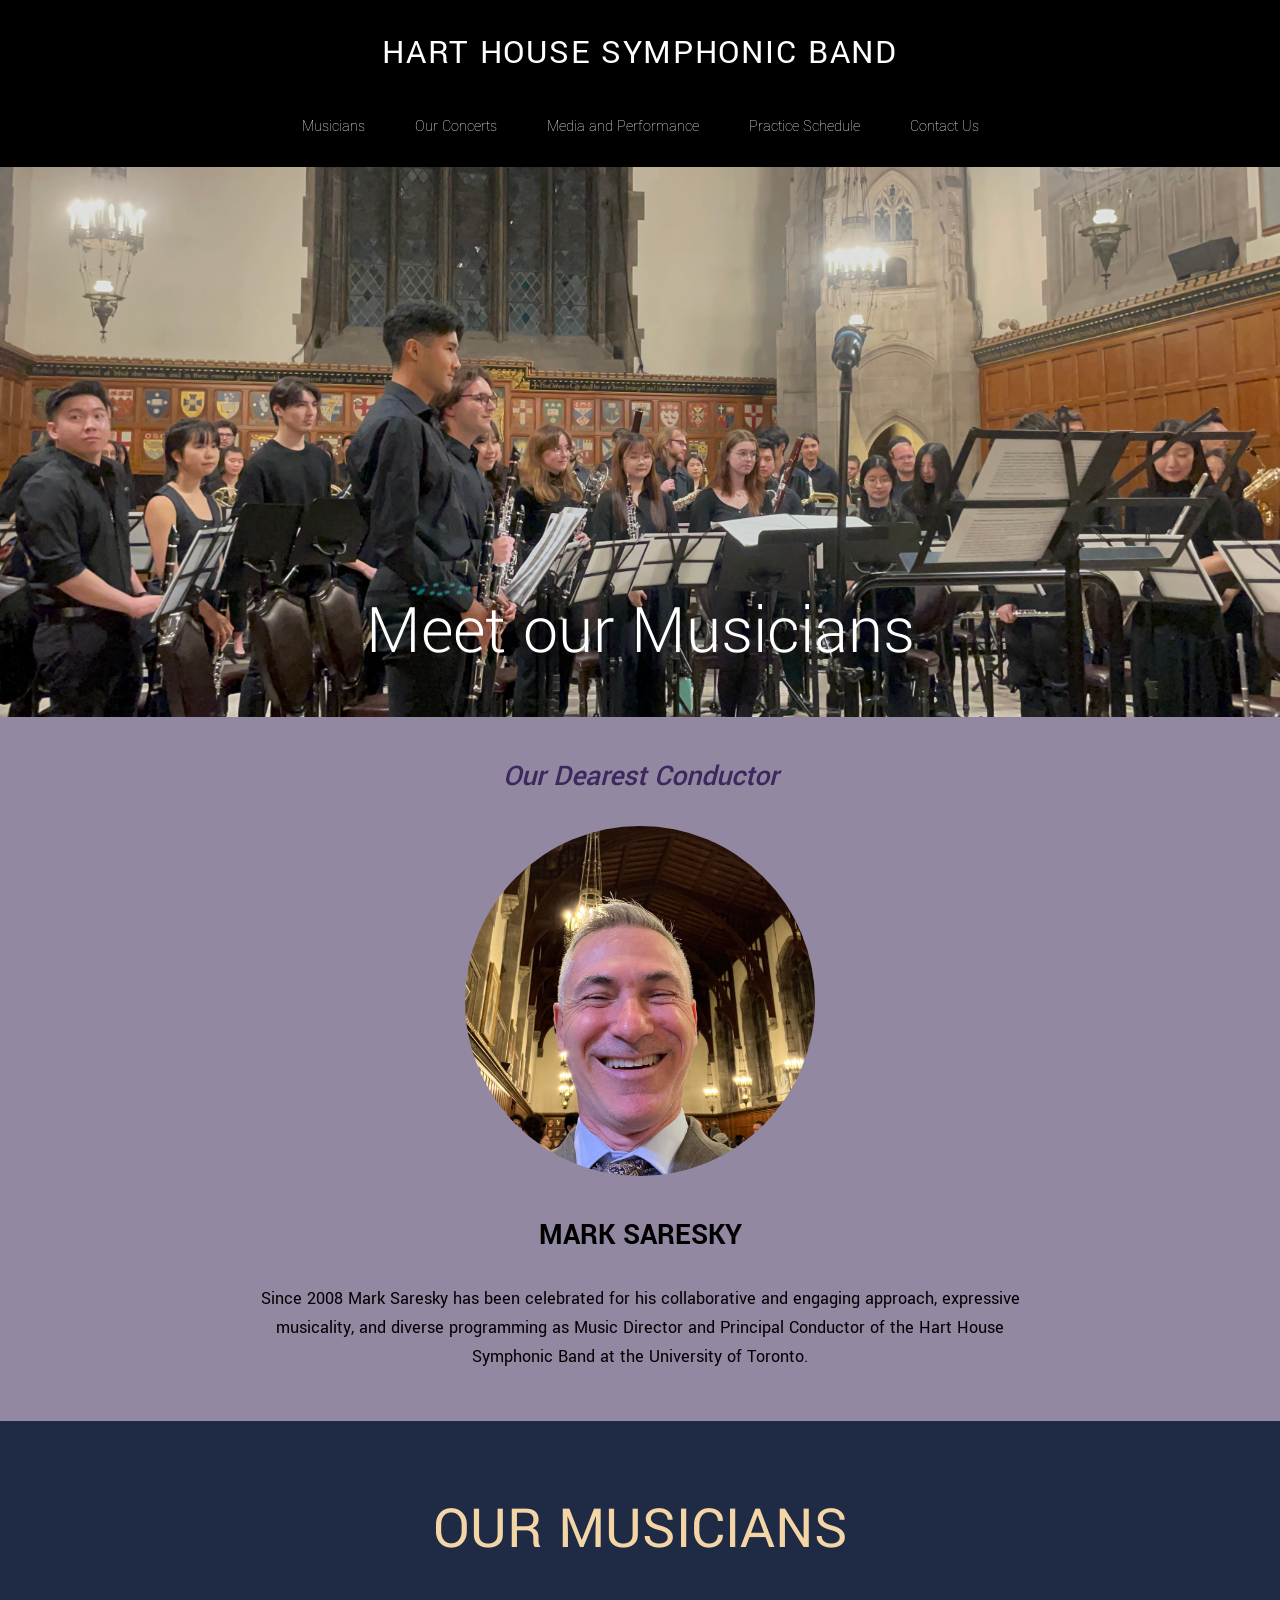
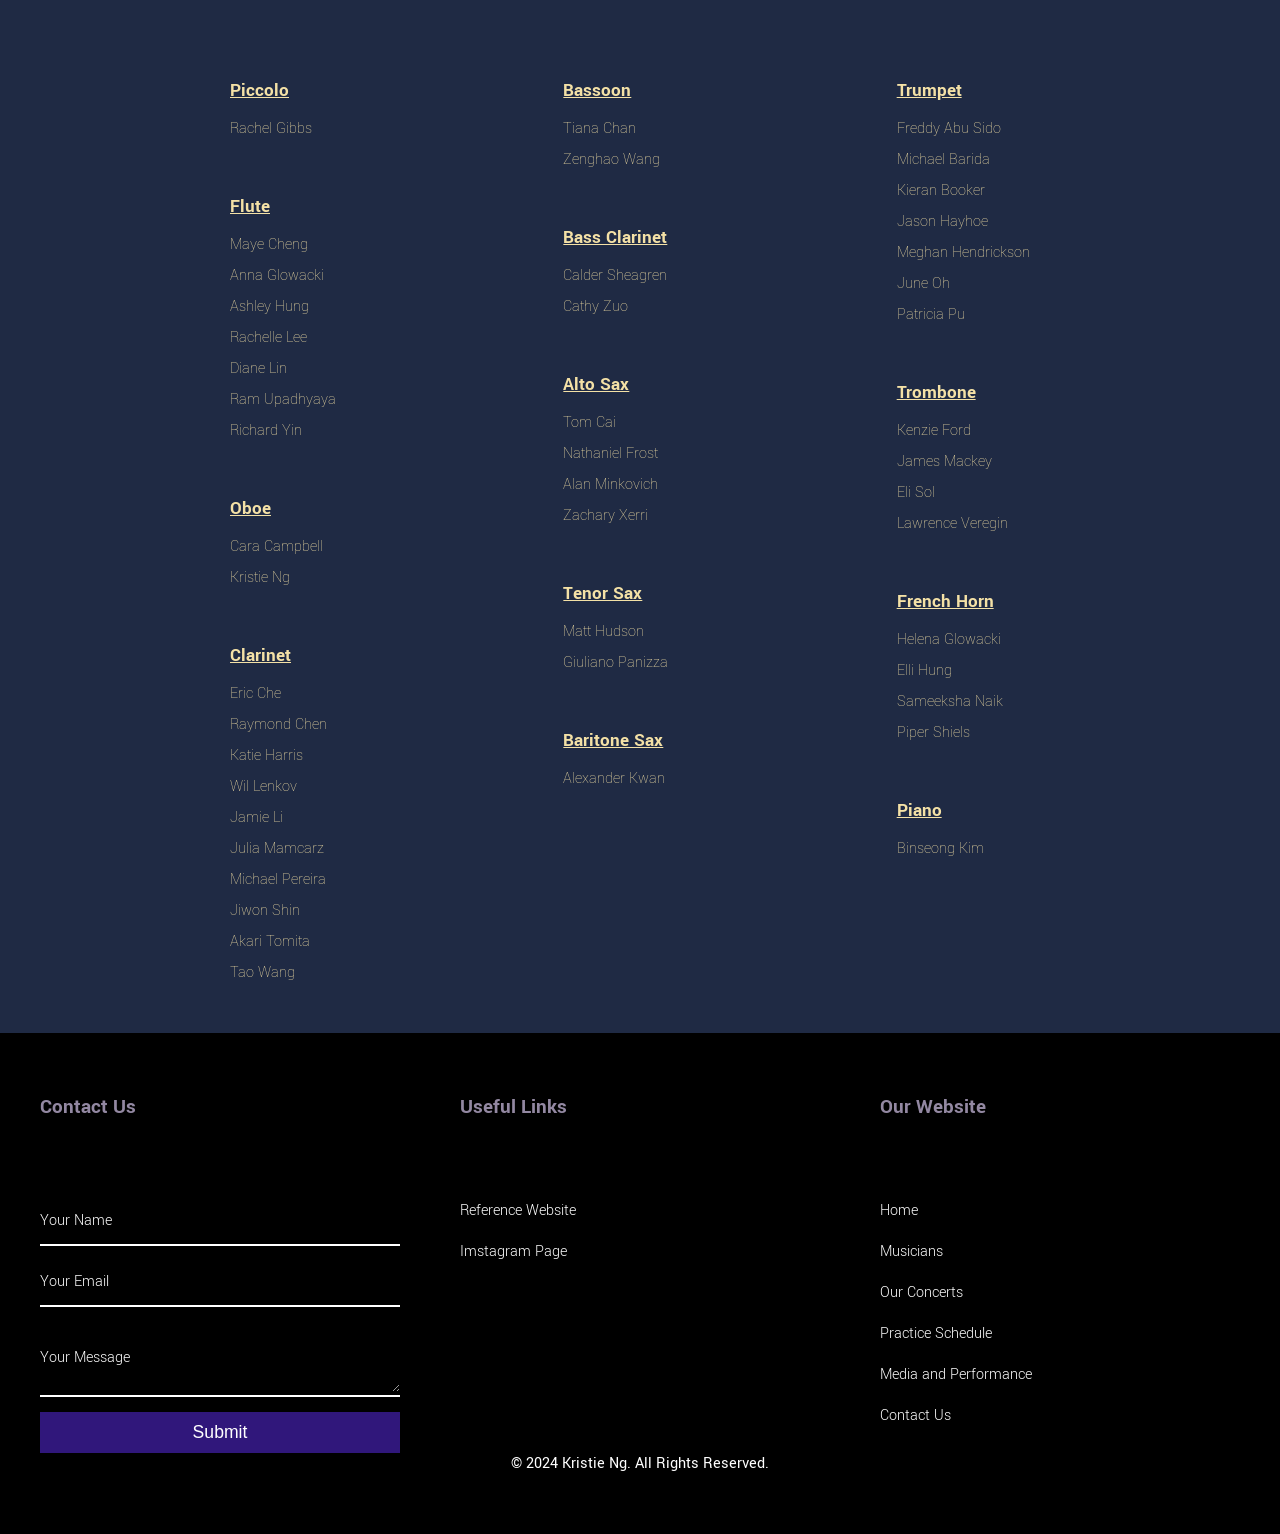
<file: musicians.html>
<!doctype html>
<html>
<head>
<meta charset="UTF-8">
	<meta name="viewport" content="width=device-width, initial-scale=1.0">

<title>Musicians</title>
	<link rel="stylesheet" href="css/musicians.css">
	<link rel="preconnect" href="https://fonts.googleapis.com">
	<link rel="preconnect" href="https://fonts.gstatic.com" crossorigin>
	<link href="https://fonts.googleapis.com/css2?family=Abril+Fatface&family=Unna:ital,wght@0,400;0,700;1,400;1,700&display=swap" rel="stylesheet">
	<link rel="preconnect" href="https://fonts.googleapis.com">
<link rel="preconnect" href="https://fonts.gstatic.com" crossorigin>
<link href="https://fonts.googleapis.com/css2?family=Abril+Fatface&family=Noto+Sans+Display:ital,wght@0,100..900;1,100..900&family=Unna:ital,wght@0,400;0,700;1,400;1,700&family=Yantramanav:wght@100;300;400;500;700;900&display=swap" rel="stylesheet">
</head>
<body>
    <header>
        <h1><a href="index.html">Hart House Symphonic Band</a></h1>
        <nav class="navbar">
            <ul>
                <li><a href="musicians.html">Musicians</a></li>
                <li><a href="concerts.html">Our Concerts</a></li>
                <li><a href="index.html">Media and Performance</a></li>
                <li><a href="index.html">Practice Schedule</a></li>
                <li><a href="index.html">Contact Us</a></li>
            </ul>
        </nav>
		<div class="banner">Meet our Musicians</div>
    </header>

    <main>
		<div class="conductor">
			<h2>Our Dearest Conductor</h2>
			<img src="image/conductor.jpg" alt="conductor">
			<h3>Mark Saresky</h3>
			<p>Since 2008 Mark Saresky has been celebrated for his collaborative and engaging approach, expressive musicality, and diverse programming as Music Director and Principal Conductor of the Hart House Symphonic Band at the University of Toronto.</p>
		</div>
        <div class="musicians-container">
			<div class="musicians-title">Our Musicians</div>
			<div class="musicians">
				<div class="column">
					<h4>Piccolo</h4>
					<p>Rachel Gibbs</p>

					<h4>Flute</h4>
					<p>Maye Cheng</p>
					<p>Anna Glowacki</p>
					<p>Ashley Hung</p>
					<p>Rachelle Lee</p>
					<p>Diane Lin</p>
					<p>Ram Upadhyaya</p>
					<p>Richard Yin</p>

					<h4>Oboe</h4>
					<p>Cara Campbell</p>
					<p>Kristie Ng</p>

					<h4>Clarinet</h4>
					<p>Eric Che</p>
					<p>Raymond Chen</p>
					<p>Katie Harris</p>
					<p>Wil Lenkov</p>
					<p>Jamie Li</p>
					<p>Julia Mamcarz</p>
					<p>Michael Pereira</p>
					<p>Jiwon Shin</p>
					<p>Akari Tomita</p>
					<p>Tao Wang</p>
				</div>

				<div class="column">
					<h4>Bassoon</h4>
					<p>Tiana Chan</p>
					<p>Zenghao Wang</p>

					<h4>Bass Clarinet</h4>
					<p>Calder Sheagren</p>
					<p>Cathy Zuo</p>

					<h4>Alto Sax</h4>
					<p>Tom Cai</p>
					<p>Nathaniel Frost</p>
					<p>Alan Minkovich</p>
					<p>Zachary Xerri</p>

					<h4>Tenor Sax</h4>
					<p>Matt Hudson</p>
					<p>Giuliano Panizza</p>

					<h4>Baritone Sax</h4>
					<p>Alexander Kwan</p>
				</div>


				<div class="column">
					<h4>Trumpet</h4>
					<p>Freddy Abu Sido</p>
					<p>Michael Barida</p>
					<p>Kieran Booker</p>
					<p>Jason Hayhoe</p>
					<p>Meghan Hendrickson</p>
					<p>June Oh</p>
					<p>Patricia Pu</p>

					<h4>Trombone</h4>
					<p>Kenzie Ford</p>
					<p>James Mackey</p>
					<p>Eli Sol</p>
					<p>Lawrence Veregin</p>

					<h4>French Horn</h4>
					<p>Helena Glowacki</p>
					<p>Elli Hung</p>
					<p>Sameeksha Naik</p>
					<p>Piper Shiels</p>

					<h4>Piano</h4>
					<p>Binseong Kim</p>
				</div>
			</div>
		</div>
		
		
		
		

		
		
		
		
    </main>

    <footer class="footer">
        <div class="footer-container">
            <!-- Footer content -->
            <div class="footer-column">
                <h3>Contact Us</h3>
                <form action="your-form-handler.php" method="POST" class="footer-contact-form">
                    <div class="form-group">
                        <label for="name">Your Name</label>
                        <input type="text" id="name" name="name" required>
                    </div>
                    <div class="form-group">
                        <label for="email">Your Email</label>
                        <input type="email" id="email" name="email" required>
                    </div>
                    <div class="form-group">
                        <label for="message">Your Message</label>
                        <textarea id="message" name="message" required></textarea>
                    </div>
                    <button type="submit">Submit</button>
                </form>
            </div>
			<!-- Middle Column: Useful Links -->
			<div class="footer-column">
				<h3>Useful Links</h3>
				<ul>
					<li><a href="http://hhsb.sa.utoronto.ca/index.html" target="_blank">Reference Website</a></li>
					<li><a href="https://www.instagram.com/hhsymphonicband?utm_source=ig_web_button_share_sheet&igsh=ZDNlZDc0MzIxNw==" target="_blank">Imstagram Page</a></li>
				</ul>
			</div>
			
            <div class="footer-column">
                <h3>Our Website</h3>
                <ul>
                    <li><a href="index.html">Home</a></li>
                    <li><a href="musicians.html">Musicians</a></li>
                    <li><a href="concerts.html">Our Concerts</a></li>
                    <li><a href="index.html">Practice Schedule</a></li>
                    <li><a href="index.html">Media and Performance</a></li>
                    <li><a href="index.html">Contact Us</a></li>
                </ul>
            </div>
        </div>
        <div class="footer-copyright">&copy; 2024 Kristie Ng. All Rights Reserved.</div>
    </footer>
</body>
</html>
</file>
<file: css/musicians.css>
/* CSS Document */
/* fonts start*/
.unna-regular {
  font-family: "Unna", serif;
  font-weight: 400;
  font-style: normal;
}

.unna-bold {
  font-family: "Unna", serif;
  font-weight: 700;
  font-style: normal;
}

.unna-regular-italic {
  font-family: "Unna", serif;
  font-weight: 400;
  font-style: italic;
}

.unna-bold-italic {
  font-family: "Unna", serif;
  font-weight: 700;
  font-style: italic;
}
.yantramanav-thin {
  font-family: "Yantramanav", sans-serif;
  font-weight: 100;
  font-style: normal;
}

.yantramanav-light {
  font-family: "Yantramanav", sans-serif;
  font-weight: 300;
  font-style: normal;
}

.yantramanav-regular {
  font-family: "Yantramanav", sans-serif;
  font-weight: 400;
  font-style: normal;
}

.yantramanav-medium {
  font-family: "Yantramanav", sans-serif;
  font-weight: 500;
  font-style: normal;
}

.yantramanav-bold {
  font-family: "Yantramanav", sans-serif;
  font-weight: 700;
  font-style: normal;
}

.yantramanav-black {
  font-family: "Yantramanav", sans-serif;
  font-weight: 900;
  font-style: normal;
}
/* fonts end*/

*{
	margin: 0;
	box-sizing: border-box;
	padding:0;
}
header h1, header h1 a{
	font-size:35px;
	font-family: "Yantramanav", sans-serif;
	font-weight: 400;
	background-color: black;
	color: #FFFFFF;
	text-align: center;
	text-transform: uppercase;
	padding: 30px 30px 10px 30px;
	letter-spacing: 1.7px;
	text-decoration: none;
	width: 100%;
}
.navbar {
	display: flex;
	background-color: black;
	justify-content: center;
    align-items: center;
	position: sticky;
	top: 0; /* This ensures it sticks to the top of the viewport */
	z-index: 10; /* Higher z-index to ensure it stays above other content */

}
.navbar ul li a, .navbar ul{
	font-family: "Yantramanav", sans-serif;
	font-weight: 100;
	font-size: 1em;
	color: white;
	padding: 10px;
	margin: 5px 15px;
	list-style: none;
	text-align: center;
	text-decoration: none;
	transition: background-color 0.3s;
	position: relative; /* Needed for positioning the pseudo-element */
    display: flex;
}

.navbar ul li a::after {
    content: ''; 
    position: absolute;
    left: 50%; 
    bottom: 0;
    width: 0; /* Start with 0 width */
    height: 2px; /* Thickness of the bottom border */
    background-color: white; /* Border color */
    transition: width 0.4s ease, left 0.4s ease; /* Smooth transition */
}
.navbar ul li a:hover::after {
    width: 100%; /* Full width on hover */
    left: 0; /* Shift from center to left */
}

.banner{
	background-image: url("../image/musician-background.JPG");
	background-size: cover;
	height: 550px;
	width: 100%;
	background-position: center;
	opacity: 100%;
	font-size: 70px;
	color: #fff;
	text-align: center;
	align-content:flex-end;
	padding-bottom: 40px;
	font-family: "Yantramanav", sans-serif;
	font-weight: 300;
}

.conductor{
	display: flex;
	flex-direction: column;
	align-items: center;
	text-align: center;
	max-width: 100%; /* Set a reasonable max width for readability */
	margin: 0 auto;
	height: auto;
	background-color: #9388A2;
}
.conductor h2{
	text-align: center;
	font-family: "Yantramanav", sans-serif;
	font-size: 30px;
	color:#3C285D;
	margin-bottom: 10px;
	padding-top: 40px;
	font-weight: 500 ;
	font-style: italic;
}
.conductor img{
	height: 350px;
	width: 350px;
	object-fit: cover;
	margin: 20px 0;
	border-radius: 50%;
	
}
.conductor h3 {
	font-family: "Yantramanav", sans-serif;
	font-size: 30px;
	font-weight: 700;
	margin: 20px 0;
	text-transform: uppercase;
}
.conductor p {
	font-family: "Yantramanav", sans-serif;
	font-size: 18px;
	line-height: 1.6;
	margin: 10px 0;
	max-width: 60%;
	padding-bottom: 40px;
}
.musicians-container {
    width: 100%;
    margin: 0 auto;
	background-color: #1F2A44;
}
.musicians {
    display: flex;
    justify-content: space-around;
    flex-wrap: wrap;
    padding: 30px 140px;
    margin: 0px auto;
    width: 100%;
    box-sizing: border-box;
}
.musicians-title {
	font-family: "Yantramanav", sans-serif;
    text-align: center;
    font-size: 60px;
    font-weight: 400;
    margin-bottom: 20px;
    color: #F4D6A6;
    width: 100%;
	padding: 70px 30px 0px;
	text-transform:uppercase;
}

.column {
	flex: 1;
	margin: 0 80px;
	padding: 10px;
	color: #F4E1A6;
	
}

.column h4 {
	font-family: "Yantramanav", sans-serif;
	border-bottom: 2px solid black;
	padding-bottom: 10px;
	font-size: 1.2em;
	margin-top: 20px;
	padding-top: 30px;
	border: none;
	text-decoration:underline;

}

.column p {
	font-family: "Yantramanav", sans-serif;
	margin: 5px 0;
	font-weight: 200;
	padding-bottom: 5px;

}









.footer {
    background-color: #000; /* Black background */
    color: white; /* White text */
    padding: 60px 40px;
    text-align: center;
	font-family: "Yantramanav", sans-serif;
}

.footer-container {
    display: flex;
    justify-content: space-between; /* Space between the columns */
    flex-wrap: wrap; /* Allows columns to wrap on small screens */
    max-width: 1200px; /* Optional: Limit the width of the footer */
    margin: 0 auto; /* Center the footer content */
    gap: 30px; /* Spacing between the columns */
}

.footer-column {
    flex-basis: 30%; /* Each column takes up 30% of the available width */
    min-width: 200px; /* Ensure columns don’t shrink too much */
    text-align: left;
}

.footer h3 {
    margin-bottom: 80px;
    color: #9388A2; /* White heading */
	font-size: 1.3em;
	font-weight: 700;
}

.footer ul {
    list-style-type: none;
    padding: 0;
}

.footer ul li {
    margin: 20px 0;
	font-weight: 300;
}

.footer ul li a {
    color: white;
    text-decoration: none;
    transition: color 0.3s;
}

.footer ul li a:hover {
    color: #9388A2; /* Change link color on hover */
}

/* Contact Form Styles */
.footer-contact-form {
    display: flex;
    flex-direction: column;
    gap: 15px;
	font-size: 1.1em;
}

.footer-contact-form .form-group {
    display: flex;
    justify-content: space-between;
    align-items: center;
	position: relative; /* Position relative to allow pseudo-element to work */
    width: 100%;
    padding-bottom: 5px; /* Add some space below the group */
}
.footer-contact-form .form-group::after {
    content: ""; /* Empty content for the pseudo-element */
    position: absolute;
    bottom: 0; /* Position at the bottom of the form group */
    left: 0;
    width: 100%; /* Span across the entire form group (label + input) */
    height: 2px; /* Height of the border line */
    background-color: white; /* Border color */
}

.footer-contact-form label {
    color: white;
    font-size: 0.9em;
    flex-basis: 30%; /* Adjust the label width */
    text-align: left;
    position: relative; /* Relative positioning for alignment */
	align-items: baseline;
	font-weight: 300;
}

.footer-contact-form input, 
.footer-contact-form textarea {
    flex-basis: 65%; /* Adjust the input/textarea width */
    padding: 10px 0; /* Remove padding on the sides, only keep top and bottom */
    background-color: transparent; /* No background color */
    color: white;
    font-size: 1em;
    border: none; /* Remove borders from input fields */
    outline: none;
}
.footer-contact-form input:focus, 
.footer-contact-form textarea:focus {
    outline: none; /* Remove any default focus outline */
}

.footer-contact-form textarea {
    height: 70px;
}

.footer-contact-form button {
    background-color: #30177B;
    color: white;
    border: none;
    padding: 10px 20px;
    font-size: 1em;
    cursor: pointer;
	font-weight: 500;
    transition: background-color 0.3s;
}

.footer-contact-form button:hover {
    background-color: #4C24C8;
}
</file>
